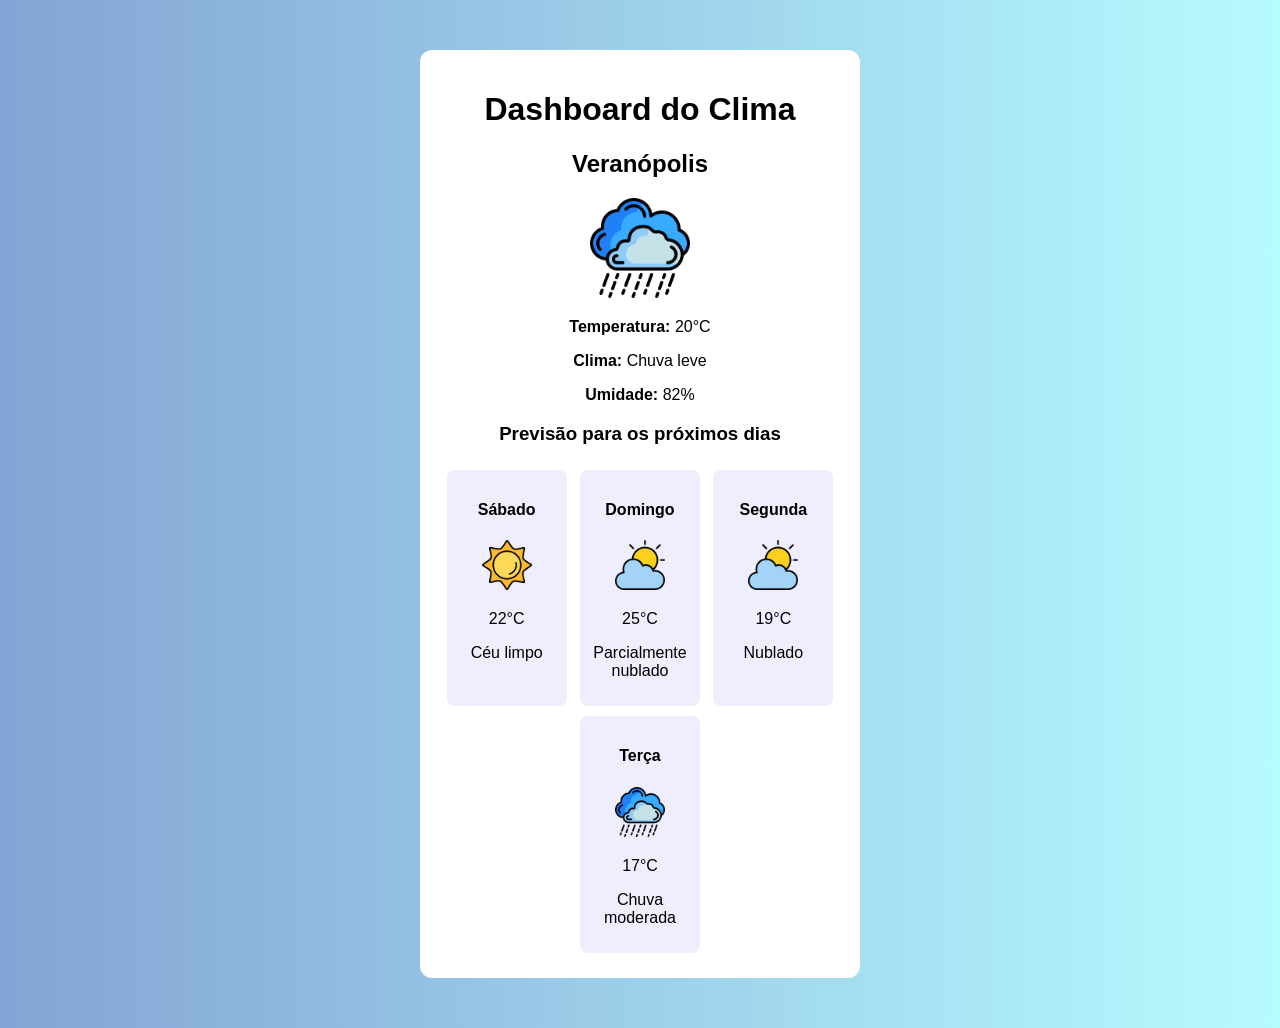
<file: exercios api/atividade 1/index.html>
<!DOCTYPE html>
<html lang="pt-br">

<head>
    <meta charset="UTF-8" />
    <meta name="viewport" content="width=device-width, initial-scale=1.0" />
    <title>Dashboard do Clima</title>
    <link rel="stylesheet" href="style.css" />
</head>

<body>
    <div class="container">
        <h1>Dashboard do Clima</h1>
        <div class="card">
            <h2 id="cidade">Carregando...</h2>
            <img id="icone" src="" alt="Clima" />
            <p><strong>Temperatura:</strong> <span id="temperatura"></span></p>
            <p><strong>Clima:</strong> <span id="clima"></span></p>
            <p><strong>Umidade:</strong> <span id="umidade"></span></p>
            <h3>Previsão para os próximos dias</h3>
            <div id="previsao-container" class="previsao"></div>
        </div>
    </div>
    <script src="script.js"></script>
</body>

</html>
</file>
<file: exercios api/atividade 1/style.css>
body {
    font-family: Arial, sans-serif;
    background: linear-gradient(to right, #83a4d4, #b6fbff);
    margin: 0;
    padding: 0;
}

.container {
    max-width: 400px;
    margin: 50px auto;
    text-align: center;
    background: white;
    padding: 20px;
    border-radius: 12px;
    box-shadow: 0 4px 8px ☐ rgba(0, 0, 0, 0.2);
}

.card img {
    width: 100px;
    height: 100px;
}

.previsao {
    display: flex;
    justify-content: space-around;
    flex-wrap: wrap;
    margin-top: 20px;
}

.previsao-dia {
    background-color: #eef;
    border-radius: 8px;
    padding: 10px;
    width: 100px;
    margin: 5px;
    text-align: center;
}

.previsao-dia img {
    width: 50px;
    height: 50px;
}
</file>
